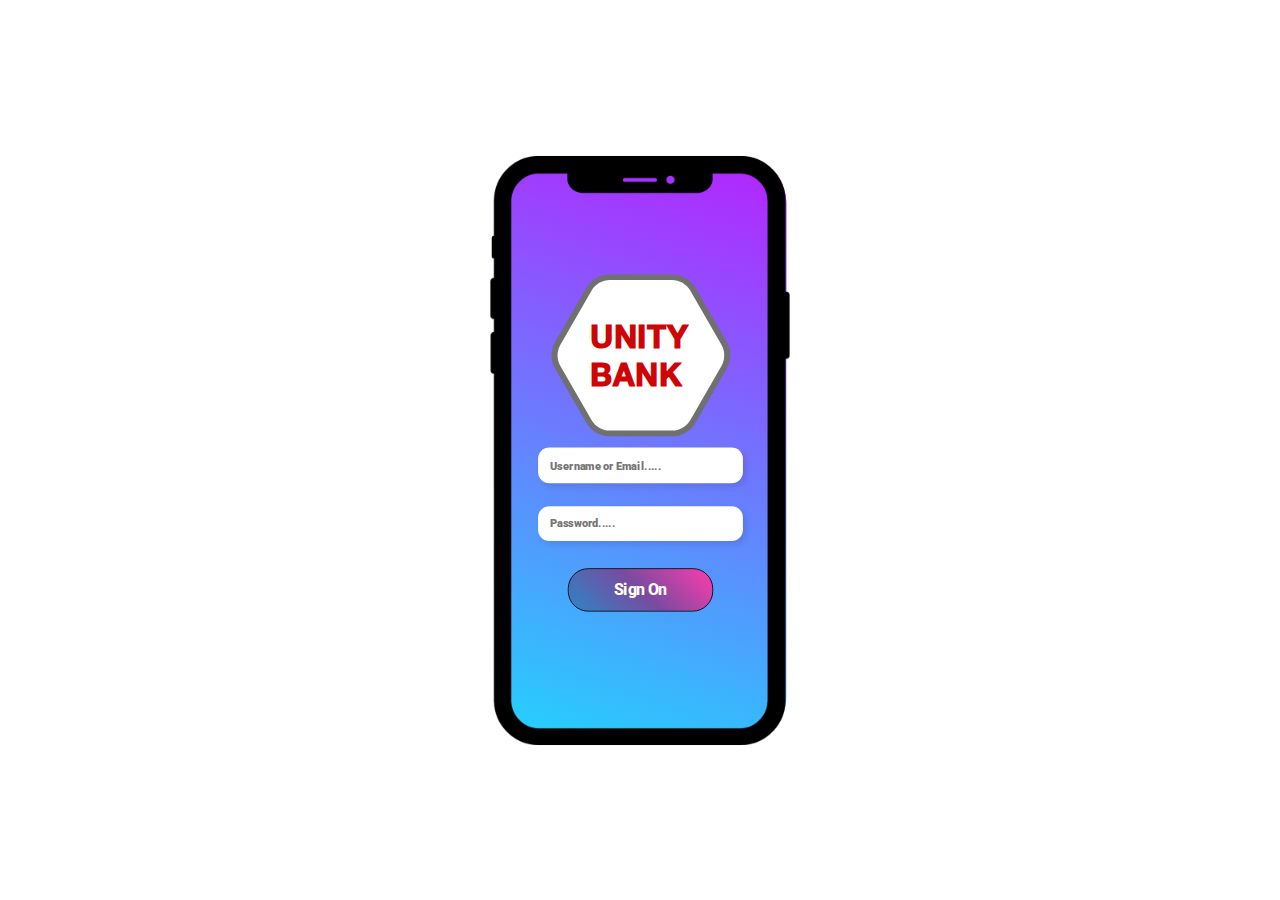
<file: index.html>
<!DOCTYPE html>
<html lang="en">

<head>
    <meta charset="UTF-8">
    <meta http-equiv="X-UA-Compatible" content="IE=edge">
    <meta name="viewport" content="width=device-width, initial-scale=1.0">
    <title>Unity Mobile Banking App</title>
    <link rel="stylesheet" href="css/style.css">
    <!-- <link rel="icon" type="image/x-icon" href="/images/favicon.ico"> -->
    <link rel="icon" type="image/x-icon" href="/images/bankLogo.png">
</head>

<body>
    <div class="container">
        <!-- login section starts here -->
        <section id="login">
            <!-- <img src="images/bankLogo.png" alt="bank logo" id="logo"><br> -->
            <svg xmlns="http://www.w3.org/2000/svg" width="220" height="191" viewBox="0 0 220 191">
                <g id="Group_8" data-name="Group 8" transform="translate(-97 -228)">
                  <g id="Polygon_1" data-name="Polygon 1" transform="translate(97 228)" fill="#fff">
                    <path d="M 146.5018310546875 187.5 L 73.49817657470703 187.5 C 68.49691009521484 187.5 63.56476593017578 186.177001953125 59.23488235473633 183.6740570068359 C 54.905029296875 181.1710815429688 51.29708862304688 177.5573272705078 48.80111694335938 173.2234191894531 L 12.23044109344482 109.7234420776367 C 9.74252986907959 105.4035034179688 8.427499771118164 100.4851150512695 8.427499771118164 95.5 C 8.427499771118164 90.51488494873047 9.74252986907959 85.59649658203125 12.23044109344482 81.27655792236328 L 48.8011474609375 17.77655792236328 C 51.297119140625 13.44267654418945 54.90505981445312 9.828911781311035 59.23491287231445 7.32594108581543 C 63.56476593017578 4.822999954223633 68.49694061279297 3.5 73.49817657470703 3.5 L 146.5018310546875 3.5 C 151.5030517578125 3.5 156.4352416992188 4.822999954223633 160.7651214599609 7.32594108581543 C 165.094970703125 9.828911781311035 168.7029113769531 13.44267654418945 171.1988830566406 17.77658843994141 L 207.7695617675781 81.27658843994141 C 210.2574768066406 85.59649658203125 211.5724945068359 90.51488494873047 211.5724945068359 95.5 C 211.5724945068359 100.4851150512695 210.2574768066406 105.4035034179688 207.7695617675781 109.7234420776367 L 171.1988830566406 173.2234191894531 C 168.7029113769531 177.5573272705078 165.094970703125 181.1710815429688 160.7651214599609 183.6740570068359 C 156.4352416992188 186.177001953125 151.5030822753906 187.5 146.5018310546875 187.5 Z" stroke="none"/>
                    <path d="M 73.4981689453125 7 C 64.58403015136719 7 56.28286743164062 11.79862976074219 51.8341064453125 19.52330017089844 L 15.26339721679688 83.02330017089844 C 10.83123779296875 90.71920013427734 10.83123779296875 100.2807998657227 15.26339721679688 107.9766998291016 L 51.8341064453125 171.4766693115234 C 56.28286743164062 179.2013397216797 64.58403015136719 184 73.4981689453125 184 L 146.5018310546875 184 C 155.4159698486328 184 163.7171325683594 179.2013397216797 168.1658935546875 171.4766693115234 L 204.736572265625 107.9766998291016 C 209.1687622070312 100.2807998657227 209.1687622070312 90.71920013427734 204.736572265625 83.02330017089844 L 168.1658935546875 19.52330017089844 C 163.7171325683594 11.79866027832031 155.4159240722656 7 146.5018310546875 7 L 73.4981689453125 7 M 73.4981689453125 0 L 146.5018310546875 0 C 157.9466247558594 0 168.5200958251953 6.112197875976562 174.2318420410156 16.02983093261719 L 210.8025054931641 79.52983093261719 C 216.4958343505859 89.41549682617188 216.4958343505859 101.5845031738281 210.8025054931641 111.4701690673828 L 174.2318420410156 174.9701385498047 C 168.5200958251953 184.8878021240234 157.9466247558594 191 146.5018310546875 191 L 73.4981689453125 191 C 62.05335998535156 191 51.47990417480469 184.8878021240234 45.76817321777344 174.9701385498047 L 9.197463989257812 111.4701690673828 C 3.504165649414062 101.5845031738281 3.504165649414062 89.41549682617188 9.197463989257812 79.52983093261719 L 45.76817321777344 16.02983093261719 C 51.47990417480469 6.112167358398438 62.05335998535156 0 73.4981689453125 0 Z" stroke="none" fill="#707070"/>
                  </g>
                  <text id="UNITY_BANK" data-name="UNITY
              BANK" transform="translate(147 315)" fill="#ce0505" letter-spacing="0.049em"><tspan x="0" y="0">UNITY</tspan><tspan x="0" y="45">BANK</tspan></text>
                </g>
              </svg>
              
            <section id="login-form-section">
                <input type="text" name="username" placeholder="Username or Email....." id="username">
                <input type="password" name="password" placeholder="Password....." id="password">
                <button id="submit" type="submit">Sign On</button>
            </section>
        </section>
        <!-- login section ends here -->

        <!-- welcome content starts here -->
        <section id="welcome-main-content">
            <div id="welcome-top-content">
                <div>
                    <p>Good morning,</p>
                    <p id="userFName"></p>
                    <h4 id="yearJoin"></h4>
                </div>
            </div>
            <div id="welcome-middle-content">
                <div id="checking">
                    <div>
                        <h3 id="checkingNum"></h3>
                        <p id="checkingBal"></p>
                        <p>Available Balance</p>
                    </div>
                </div>
                <div id="savings">
                    <div>
                        <h3 id="savingsNum"></h3>
                        <p id=savingsBal></p>
                        <p>Available Balance</p>
                    </div>
                </div>
                <div id="account">
                    <a href="#" id="account-button">Open an account</a>
                </div>
                <div id="deal">
                    <p>Your Special Deal Offers
                        <img id="offer" src="images/exclamation.svg" alt="excalamation">
                    </p>
                    <div id="deal-icons">
                        <img src="images/target.png" alt="target">
                        <img src="images/walmart.png" alt="walmart">
                        <img src="images/starbucks.png" alt="starbuck">
                    </div>
                </div>
            </div>
            <div id="welcome-bottom-content">
                <div>
                    <div>
                        <img src="images/test/SVG/accounts.svg" alt="#">
                        <span>Accounts</span>
                    </div>
                    <div>
                        <img src="images/test/SVG/deposit.svg" alt="#">
                        <span>Deposit</span>
                    </div>
                    <div>
                        <img src="images/test/SVG/payments.svg" alt="#">
                        <span>Payments</span>
                    </div>
                    <div>
                        <img src="images/test/SVG/menu.svg" alt="#">
                        <span>Menu</span>
                    </div>
                </div>
            </div>
        </section>
        <!-- welcome content ends here -->

        <!-- checking and savings main content starts here -->
        <div id="checking-main-content">
            <div id="checking-1">
                <h3>Checking...1329</h3>
                <p>$2,694.88</p>
                <p>Available Balance</p>
                <img id="exclamation" src="images/exclamation.svg" alt="exclamation">
                <img id="left" src="images/red_left-chevron.svg" alt="left arrow">
            </div>
            <div id="checking-data">
                <div class="checking-data-divs">
                    <div>
                        <img src="images/clock.svg" alt="clock icon" class="clock">
                    </div>
                    <div>
                        <div>
                            <span class="transDate"></span><span class="transAmt"></span>
                        </div>
                        <div>
                            <h3 class="transPurc"></h3>
                            <h3 class="transCard"></h3>
                        </div>
                    </div>
                </div>
                <div class="checking-data-divs">
                    <div>
                        <img src="images/clock.svg" alt="clock icon" class="clock">
                    </div>
                    <div>
                        <div>
                            <span class="transDate"></span><span class="transAmt"></span>
                        </div>
                        <div>
                            <h3 class="transPurc"></h3>
                            <h3 class="transCard"></h3>
                        </div>
                    </div>
                </div>
                <div class="checking-data-divs">
                    <div>
                        <img src="images/clock.svg" alt="clock icon" class="clock">
                    </div>
                    <div>
                        <div>
                            <span class="transDate"></span><span class="transAmt"></span>
                        </div>
                        <div>
                            <h3 class="transPurc"></h3>
                            <h3 class="transCard"></h3>
                        </div>
                    </div>
                </div>
                <div class="checking-data-divs">
                    <div>
                        <img src="images/clock.svg" alt="clock icon" class="clock">
                    </div>
                    <div>
                        <div>
                            <span class="transDate"></span><span class="transAmt"></span>
                        </div>
                        <div>
                            <h3 class="transPurc"></h3>
                            <h3 class="transCard"></h3>
                        </div>
                    </div>
                </div>
                <div class="checking-data-divs">
                    <div>
                        <img src="images/clock.svg" alt="clock icon" class="clock">
                    </div>
                    <div>
                        <div>
                            <span class="transDate"></span><span class="transAmt"></span>
                        </div>
                        <div>
                            <h3 class="transPurc"></h3>
                            <h3 class="transCard"></h3>
                        </div>
                    </div>
                </div>
                <div class="checking-data-divs">
                    <p id="checking-data-divs-6-p">Show more transactions</p>
                </div>
            </div>
            <div id="checking-bottom-content">
                <div>
                    <div>
                        <img src="images/test/SVG/accounts.svg" alt="#">
                        <span>Accounts</span>
                    </div>
                    <div>
                        <img src="images/test/SVG/deposit.svg" alt="#">
                        <span>Deposit</span>
                    </div>
                    <div>
                        <img src="images/test/SVG/payments.svg" alt="#">
                        <span>Payments</span>
                    </div>
                    <div>
                        <img src="images/test/SVG/menu.svg" alt="#">
                        <span>Menu</span>
                    </div>
                </div>
            </div>
        </div>
        <!-- checking and savings main content ends here -->

        <!-- background content starts here -->
        <div id="template"></div>
        <section id="wrapper-content">
            <div id="top-background-gradient"></div>
            <div id="bottom-white-background"></div>
            <div id="full-gradient-background"></div>
        </section>
    </div>

    <script src="https://ajax.googleapis.com/ajax/libs/jquery/3.6.3/jquery.min.js"></script>
    <script>
        window.jQuery || document.write('<script src="js/jquery-3.6.3.min.js"><\/script>')
    </script>
    <script src="https://cdnjs.cloudflare.com/ajax/libs/gsap/3.11.5/gsap.min.js"></script>
    <script src="js/GSDevTools.min.js"></script>
    <script src="js/TextPlugin.min.js"></script>
    <script src="js/app.js"></script>
</body>

</html>
</file>
<file: css/style.css>
@import url("https://fonts.googleapis.com/css2?family=Black+Ops+One&family=Montserrat:wght@100;400&family=Roboto:wght@100;300;400&display=swap");
* {
  padding: 0;
  margin: 0;
  box-sizing: border-box;
  font-family: "Roboto", sans-serif;
  font-weight: 100;
}

@font-face {
  font-family: HelveticaNeue;
  src: url("../HelveticaNeue-Bold.ttf");
}

.container {
  width: 100vw;
  height: 100vh;
  display: flex;
  justify-content: center;
  align-items: center;
}

.container section#login {
  position: absolute;
  z-index: 5;
  width: 343px;
  height: 693px;
  transform: scale(0.85);
  display: flex;
  flex-direction: column;
  align-items: center;
  justify-content: center;
}

.container section#login #UNITY_BANK tspan {
  font-family: HelveticaNeue;
  font-size: 37px;
  font-weight: 700;
}

.container section#login section#login-form-section {
  width: 100%;
  display: flex;
  flex-direction: column;
}

.container section#login section#login-form-section input#username,
.container section#login section#login-form-section input#password,
.container section#login section#login-form-section button#submit {
  display: block;
  margin: 1em auto;
  width: 70%;
  font-weight: 900;
}

.container section#login section#login-form-section input#username,
.container section#login section#login-form-section input#password {
  box-shadow: 4px 4px 8px rgba(0, 0, 0, 0.1);
  border-radius: 1em;
  padding: 1em;
  border: none;
  color: #000;
  background-color: #fff;
}

.container section#login section#login-form-section input#username:focus,
.container section#login section#login-form-section input#password:focus {
  background-color: #fcf4ca;
  border: none;
  outline: 0;
}

.container section#login section#login-form-section button#submit {
  padding: 0.75em 1.5em;
  font-weight: 800;
  font-size: 1.15em;
  cursor: pointer;
  border-radius: 24px;
  border: 0.05px solid #000;
  background: linear-gradient(225deg, #ff3cac 0%, #784ba0 50%, #2b86c5 100%);
  width: 50%;
  transition: all 200ms ease-in;
  color: #fff;
}

.container section#login section#login-form-section button#submit:active {
  background-color: #fff;
  box-shadow: 4px 4px 8px rgba(0, 0, 0, 0.1);
}

.container section#login section#login-form-section button#submit:hover {
  background: linear-gradient(19deg, #21d4fd 0%, #b721ff 100%);
  box-shadow: 6px 6px 10px rgba(0, 0, 0, 0.5);
}

.container section#welcome-main-content {
  position: absolute;
  z-index: 4;
  width: 343px;
  height: 693px;
  transform: scale(0.85);
  display: flex;
  flex-direction: column;
  align-items: center;
}

.container section#welcome-main-content div#welcome-top-content {
  position: relative;
  top: 4em;
  right: 2.5em;
  color: #fff;
}

.container section#welcome-main-content div#welcome-top-content div p {
  font-size: 1.5em;
}

.container section#welcome-main-content div#welcome-top-content div p:nth-child(1) {
  letter-spacing: 2px;
}

.container section#welcome-main-content div#welcome-top-content div p:nth-child(2) {
  text-transform: uppercase;
}

.container section#welcome-main-content div#welcome-top-content div h4 {
  font-weight: 900;
}

.container section#welcome-main-content div#welcome-middle-content {
  position: relative;
  top: 5em;
  width: 80%;
}

.container section#welcome-main-content div#welcome-middle-content #checking,
.container section#welcome-main-content div#welcome-middle-content #savings {
  height: 120px;
  background-color: #fff;
  border-radius: 1em;
  margin: 0 auto;
  margin-bottom: 1em;
  position: relative;
  z-index: 5;
  padding: 1em;
  display: flex;
  flex-direction: column;
  justify-content: space-evenly;
  box-shadow: 4px 4px 8px rgba(0, 0, 0, 0.1);
  cursor: pointer;
  transition: all 200ms linear;
}

.container section#welcome-main-content div#welcome-middle-content #checking h3,
.container section#welcome-main-content div#welcome-middle-content #savings h3 {
  text-transform: uppercase;
  font-weight: 800;
  letter-spacing: 1px;
  font-size: 1em;
  line-height: 2em;
}

.container section#welcome-main-content div#welcome-middle-content #checking p:nth-child(2),
.container section#welcome-main-content div#welcome-middle-content #savings p:nth-child(2) {
  font-size: 1.75em;
  letter-spacing: 2px;
}

.container section#welcome-main-content div#welcome-middle-content #checking p:nth-child(3),
.container section#welcome-main-content div#welcome-middle-content #savings p:nth-child(3) {
  font-size: 0.75em;
  letter-spacing: 2px;
  line-height: 2em;
}

.container section#welcome-main-content div#welcome-middle-content #checking:hover,
.container section#welcome-main-content div#welcome-middle-content #savings:hover {
  box-shadow: 6px 6px 10px rgba(0, 0, 0, 0.5);
}

.container section#welcome-main-content div#welcome-middle-content div#account {
  position: relative;
  top: -0.25em;
  width: 100%;
  display: flex;
  justify-content: center;
  align-items: center;
  pointer-events: auto;
  color: rgba(0, 0, 0, 0.6);
}

.container section#welcome-main-content div#welcome-middle-content div#account a#account-button {
  padding: 0.75em 1.5em;
  font-weight: 800;
  font-size: 1.15em;
  cursor: pointer;
  border-radius: 24px;
  border: 0.05px solid #000;
  background: linear-gradient(225deg, #ff3cac 0%, #784ba0 50%, #2b86c5 100%);
  text-decoration: none;
  color: #fff;
  transition: all 200ms linear;
}

.container section#welcome-main-content div#welcome-middle-content div#account a#account-button:hover {
  background-image: linear-gradient(19deg, #21d4fd 0%, #b721ff 100%);
  box-shadow: 6px 6px 10px rgba(0, 0, 0, 0.5);
}

.container section#welcome-main-content div#welcome-middle-content div#deal {
  position: relative;
  top: -0.25em;
}

.container section#welcome-main-content div#welcome-middle-content div#deal p {
  margin: 0.25em 0 0 2em;
  font-weight: 800;
}

.container section#welcome-main-content div#welcome-middle-content div#deal p img#offer {
  position: relative;
  top: 0.2em;
  width: 1.2em;
  margin-left: 0.5em;
}

.container section#welcome-main-content div#welcome-middle-content div#deal div#deal-icons {
  display: flex;
  justify-content: center;
  width: 100%;
  cursor: pointer;
}

.container section#welcome-main-content div#welcome-middle-content div#deal div#deal-icons img {
  width: 30%;
  transition: all 200ms linear;
}

.container section#welcome-main-content div#welcome-middle-content div#deal div#deal-icons img:hover {
  transform: scale(1.1);
}

.container section#welcome-main-content div#welcome-bottom-content {
  position: relative;
  top: 5.25em;
  height: 120px;
  width: 80%;
}

.container section#welcome-main-content div#welcome-bottom-content div {
  display: flex;
  justify-content: space-between;
}

.container section#welcome-main-content div#welcome-bottom-content div div {
  margin-top: 0.5em;
  display: flex;
  flex-direction: column;
  align-items: center;
  cursor: pointer;
}

.container section#welcome-main-content div#welcome-bottom-content div div img {
  width: 50%;
  transition: all 200ms linear;
}

.container section#welcome-main-content div#welcome-bottom-content div div span {
  font-size: 0.75em;
  font-weight: bold;
  margin-top: 0.5em;
}

.container section#welcome-main-content div#welcome-bottom-content div div:hover img {
  transform: scale(1.2);
}

.container div#checking-main-content {
  position: absolute;
  z-index: 4;
  width: 343px;
  height: 693px;
  transform: scale(0.85);
  display: flex;
  flex-direction: column;
  align-items: center;
}

.container div#checking-main-content div#checking-1 {
  position: relative;
  top: 75px;
  left: 40px;
  height: 100px;
  display: flex;
  flex-direction: column;
  justify-content: space-evenly;
  color: #fff;
}

.container div#checking-main-content div#checking-1 h3 {
  text-transform: uppercase;
  font-weight: 800;
  letter-spacing: 1px;
  font-size: 1em;
}

.container div#checking-main-content div#checking-1 p:nth-child(2) {
  font-size: 1.75em;
  letter-spacing: 2px;
}

.container div#checking-main-content div#checking-1 p:nth-child(3) {
  font-size: 0.75em;
  letter-spacing: 2px;
}

.container div#checking-main-content div#checking-1 img#exclamation {
  width: 20px;
  position: relative;
  top: -1.25em;
  left: 130px;
  transform: scale(0.75);
}

.container div#checking-main-content div#checking-1 img#left {
  width: 30px;
  position: relative;
  right: 95px;
  top: -70px;
  transform: scale(1.25);
  cursor: pointer;
  border-radius: 50%;
  transition: all 200ms linear;
  background: #fff;
}

.container div#checking-main-content div#checking-1 img#left:hover {
  box-shadow: 4px 4px 4px rgba(0, 0, 0, 0.3);
}

.container div#checking-main-content div#checking-data {
  background-color: #fff;
  width: 275px;
  height: 420px;
  position: absolute;
  top: 154px;
  border-radius: 1em;
  display: grid;
  grid-template-rows: 10fr 10fr 10fr 10fr 10fr 3fr;
}

.container div#checking-main-content div#checking-data div.checking-data-divs {
  width: 100%;
  display: flex;
  border-bottom: 1px solid rgba(193, 193, 193, 0.3);
}

.container div#checking-main-content div#checking-data div.checking-data-divs div:nth-child(1) {
  padding: 1em;
}

.container div#checking-main-content div#checking-data div.checking-data-divs div:nth-child(1) img.clock {
  width: 2em;
}

.container div#checking-main-content div#checking-data div.checking-data-divs div:nth-child(2) {
  width: 100%;
  display: flex;
  flex-direction: column;
}

.container div#checking-main-content div#checking-data div.checking-data-divs div:nth-child(2) div:nth-child(1) {
  padding: 0.5em 1em 0em 0em;
  width: 100%;
  display: flex;
}

.container div#checking-main-content div#checking-data div.checking-data-divs div:nth-child(2) div:nth-child(1) span:nth-child(1) {
  font-size: 0.5em;
}

.container div#checking-main-content div#checking-data div.checking-data-divs div:nth-child(2) div:nth-child(1) span:nth-child(2) {
  margin-left: auto;
  font-size: 0.5em;
}

.container div#checking-main-content div#checking-data div.checking-data-divs div:nth-child(2) div:nth-child(2) {
  margin-top: 0.25em;
}

.container div#checking-main-content div#checking-data div.checking-data-divs div:nth-child(2) div:nth-child(2) h3 {
  font-weight: 800;
  font-size: 0.75em;
}

.container div#checking-main-content div#checking-data div.checking-data-divs:nth-child(6) {
  display: flex;
  justify-content: center;
  align-items: center;
  color: red;
}

.container div#checking-main-content div#checking-data div.checking-data-divs:nth-child(6) p {
  font-weight: bold;
  font-size: 0.5em;
}

.container div#checking-main-content div#checking-bottom-content {
  position: relative;
  top: 490px;
  height: 120px;
  width: 80%;
}

.container div#checking-main-content div#checking-bottom-content div {
  display: flex;
  justify-content: space-between;
}

.container div#checking-main-content div#checking-bottom-content div div {
  margin-top: 0.5em;
  display: flex;
  flex-direction: column;
  align-items: center;
  cursor: pointer;
}

.container div#checking-main-content div#checking-bottom-content div div img {
  width: 50%;
  transition: all 200ms linear;
}

.container div#checking-main-content div#checking-bottom-content div div span {
  font-size: 0.75em;
  font-weight: bold;
  margin-top: 0.5em;
}

.container div#checking-main-content div#checking-bottom-content div div:hover img {
  transform: scale(1.2);
}

.container div#template {
  width: 352px;
  height: 693px;
  position: absolute;
  background-image: url("../images/phone-template.png");
  background-size: contain;
  background-repeat: no-repeat;
  transform: scale(0.85);
  z-index: 2;
}

.container section#wrapper-content {
  margin: 0 auto;
  width: 343px;
  height: 693px;
  background-color: #e0dfdf;
  position: relative;
  z-index: 1;
  transform: scale(0.85);
  border-radius: 3.5em;
}

.container section#wrapper-content div#top-background-gradient {
  position: relative;
  background-image: linear-gradient(19deg, #21d4fd 0%, #b721ff 100%);
  border-radius: 3.5em 3.5em 0 0;
  height: 170px;
}

.container section#wrapper-content div#bottom-white-background {
  position: relative;
  height: 100px;
  background-color: #fff;
  top: 25.8em;
}

.container section#wrapper-content div#full-gradient-background {
  position: absolute;
  top: 0px;
  height: 693px;
  width: 100%;
  border-radius: 3.5em;
  background-image: linear-gradient(19deg, #21d4fd 0%, #b721ff 100%);
}
</file>
